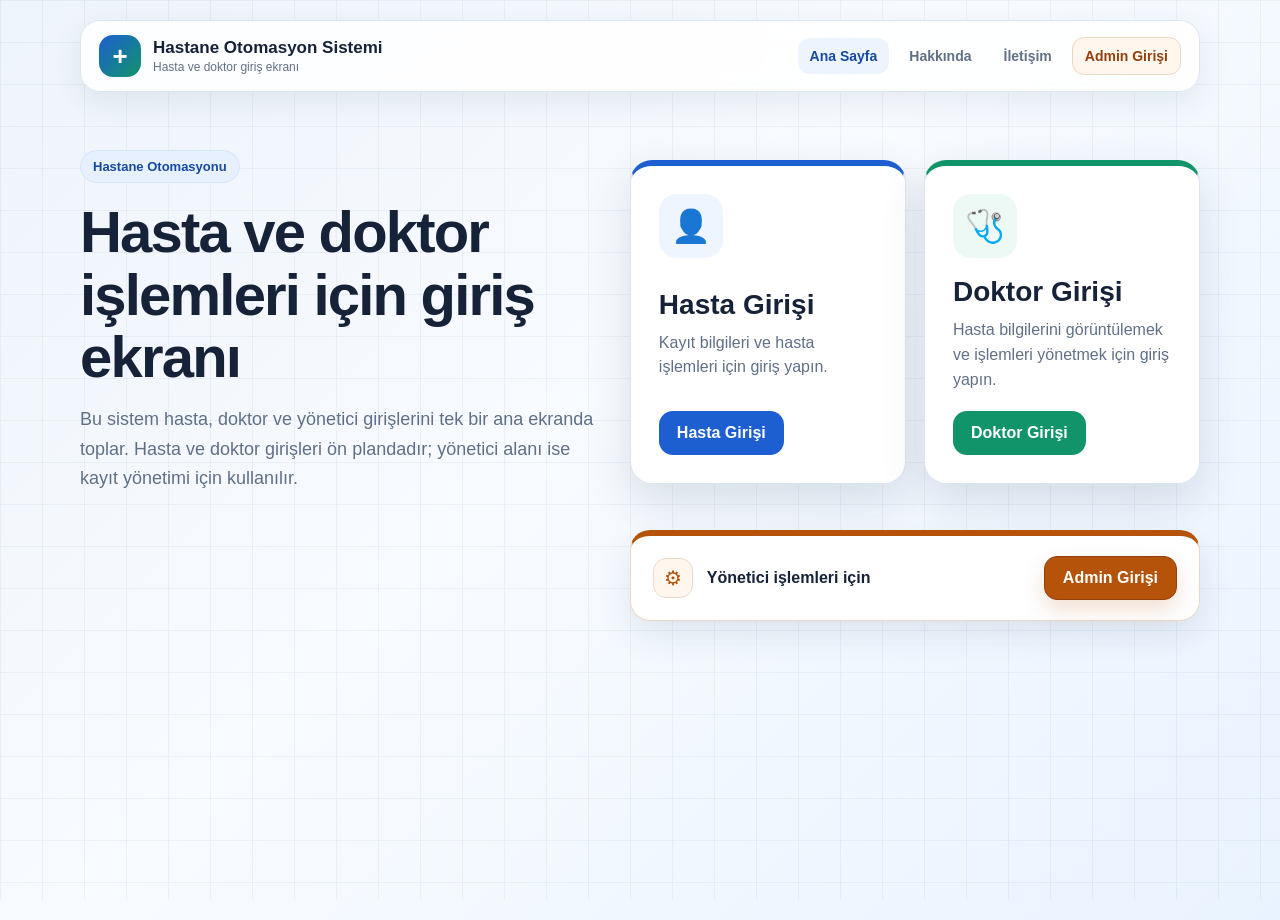
<file: index.html>
<!DOCTYPE html>
<html lang="tr">
<head>
  <meta charset="UTF-8" />
  <meta name="viewport" content="width=device-width, initial-scale=1.0" />
  <title>Hastane Otomasyon Sistemi</title>
  <link rel="icon" type="image/png" href="hospital-icon.png">
  <link rel="stylesheet" href="assets/css/public.css">
</head>
<body>
  <div class="bg-grid"></div>

  <nav class="nav">
    <a class="brand" href="index.html">
      <span class="brand-mark">+</span>
      <span>
        <strong>Hastane Otomasyon Sistemi</strong>
        <span>Hasta ve doktor giriş ekranı</span>
      </span>
    </a>

    <div class="nav-links">
      <a class="active" href="index.html">Ana Sayfa</a>
      <a href="hakkinda.html">Hakkında</a>
      <a href="iletisim.html">İletişim</a>
      <a class="admin-link" href="admin.html">Admin Girişi</a>
    </div>
  </nav>

  <main>
    <section class="hero">
      <div class="hero-text">
        <span class="eyebrow">Hastane Otomasyonu</span>
        <h1>Hasta ve doktor işlemleri için giriş ekranı</h1>
        <p>
          Bu sistem hasta, doktor ve yönetici girişlerini tek bir ana ekranda toplar.
          Hasta ve doktor girişleri ön plandadır; yönetici alanı ise kayıt yönetimi için kullanılır.
        </p>
      </div>

      <div class="login-cards" aria-label="Giriş seçenekleri">
        <a class="login-card patient-card" href="hasta.html">
          <div class="card-icon">👤</div>
          <div>
            <h2>Hasta Girişi</h2>
            <p>Kayıt bilgileri ve hasta işlemleri için giriş yapın.</p>
          </div>
          <span class="card-button">Hasta Girişi</span>
        </a>

        <a class="login-card doctor-card" href="doktor.html">
          <div class="card-icon">🩺</div>
          <div>
            <h2>Doktor Girişi</h2>
            <p>Hasta bilgilerini görüntülemek ve işlemleri yönetmek için giriş yapın.</p>
          </div>
          <span class="card-button">Doktor Girişi</span>
        </a>
      </div>

      <div class="admin-box">
        <span>Yönetici işlemleri için</span>
        <a href="admin.html">Admin Girişi</a>
      </div>
    </section>
  </main>
</body>
</html>
</file>
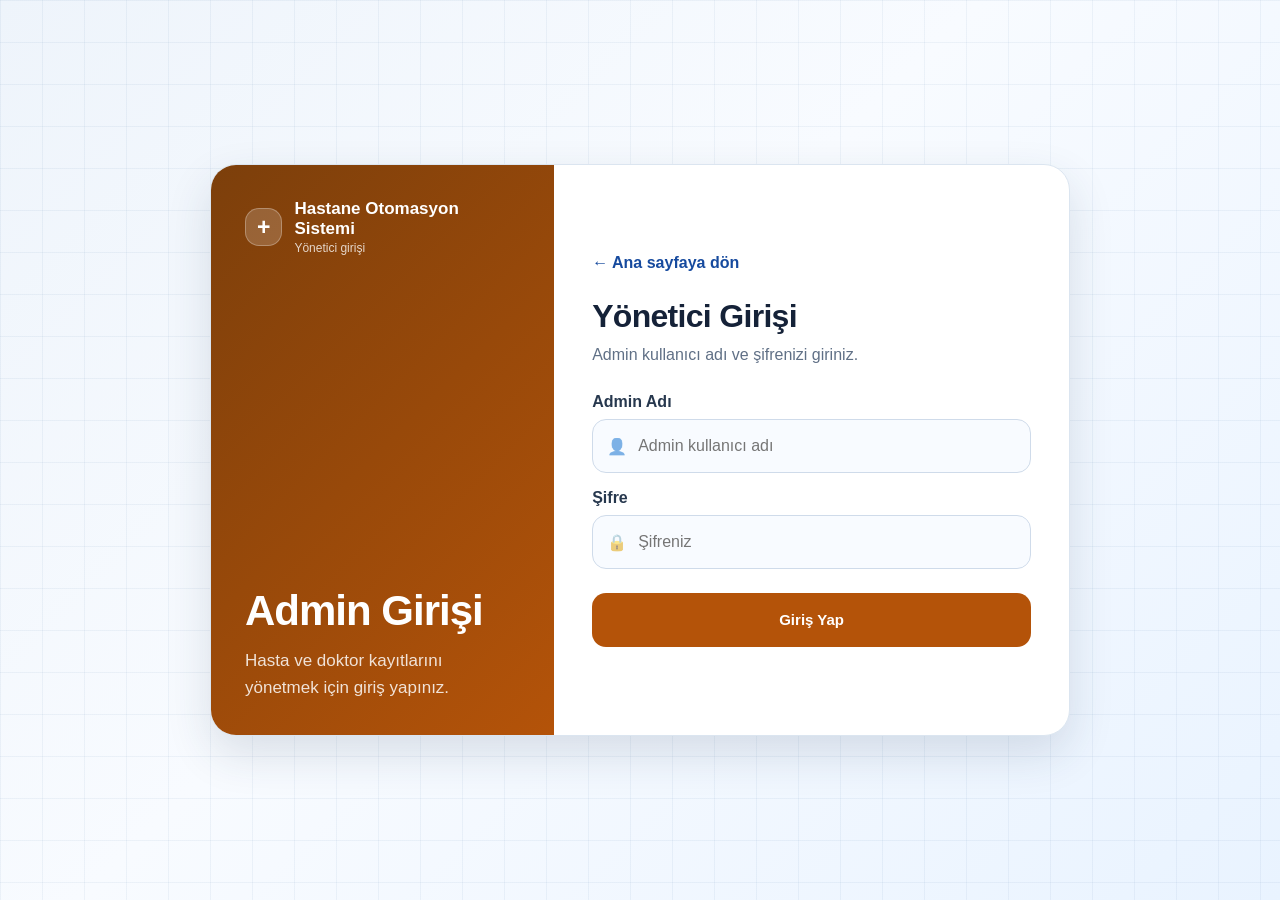
<file: admin.html>
<!DOCTYPE html>
<html lang="tr">
<head>
  <meta charset="UTF-8">
  <meta name="viewport" content="width=device-width, initial-scale=1.0">
  <title>Admin Girişi</title>
  <link rel="icon" type="image/png" href="hospital-icon.png">
  <link rel="stylesheet" href="assets/css/public.css?v=20260508-uyari">
</head>
<body>
  <div class="bg-grid"></div>
  <main class="auth-page admin-auth-page">
    <section class="auth-shell admin-auth-shell">
      <aside class="auth-info admin-side">
        <a class="brand" href="index.html"><span class="brand-mark small-mark">+</span><span><strong>Hastane Otomasyon Sistemi</strong><span>Yönetici girişi</span></span></a>
        <div>
          <h1>Admin Girişi</h1>
          <p>Hasta ve doktor kayıtlarını yönetmek için giriş yapınız.</p>
        </div>
      </aside>

      <div class="auth-card">
        <a class="back" href="index.html">← Ana sayfaya dön</a>
        <h2 class="form-title">Yönetici Girişi</h2>
        <p class="form-sub">Admin kullanıcı adı ve şifrenizi giriniz.</p>
        <form method="POST" action="admin_giris.php" id="adminLoginForm" novalidate autocomplete="off">
          <div class="input-group">
            <label>Admin Adı</label>
            <div class="input-wrap"><span>👤</span><input type="text" name="admin_ad" placeholder="Admin kullanıcı adı" required></div>
          </div>
          <div class="input-group">
            <label>Şifre</label>
            <div class="input-wrap"><span>🔒</span><input type="password" name="sifre" placeholder="Şifreniz" required></div>
          </div>
          <button class="btn btn-secondary submit" type="submit">Giriş Yap</button>
        </form>
      </div>
    </section>
  </main>

  <div class="site-toast" id="siteToast" role="alert" aria-live="polite"></div>

  <script>
    const siteToast = document.getElementById('siteToast');
    const adminLoginForm = document.getElementById('adminLoginForm');

    function showSiteToast(message, type = 'error') {
      if (!siteToast) return;

      siteToast.textContent = message;
      siteToast.className = 'site-toast show ' + type;

      setTimeout(() => {
        siteToast.className = 'site-toast';
      }, 3500);
    }

    const params = new URLSearchParams(window.location.search);
    const durum = params.get('durum');

    if (durum === 'bos_alan') {
      showSiteToast('Admin adı ve şifre boş bırakılamaz.', 'error');
    } else if (durum === 'kullanici_hata') {
      showSiteToast('Admin kullanıcı adı hatalı.', 'error');
    } else if (durum === 'sifre_hata') {
      showSiteToast('Şifre hatalı. Lütfen tekrar deneyiniz.', 'error');
    } else if (durum === 'oturum_gecersiz') {
      showSiteToast('Oturum süreniz doldu. Lütfen tekrar giriş yapınız.', 'error');
    } else if (durum === 'sifre_degisti') {
      showSiteToast('Şifre değiştiği için tekrar giriş yapmanız gerekiyor.', 'error');
    }

    if (durum) {
      window.history.replaceState({}, document.title, window.location.pathname);
    }

    if (adminLoginForm) {
      adminLoginForm.addEventListener('submit', (event) => {
        const adminAd = adminLoginForm.querySelector('input[name="admin_ad"]');
        const sifre = adminLoginForm.querySelector('input[name="sifre"]');

        if (!adminAd.value.trim() || !sifre.value.trim()) {
          event.preventDefault();
          showSiteToast('Admin adı ve şifre alanlarını doldurunuz.', 'error');
        }
      });
    }
  </script>
</body>
</html>
</file>
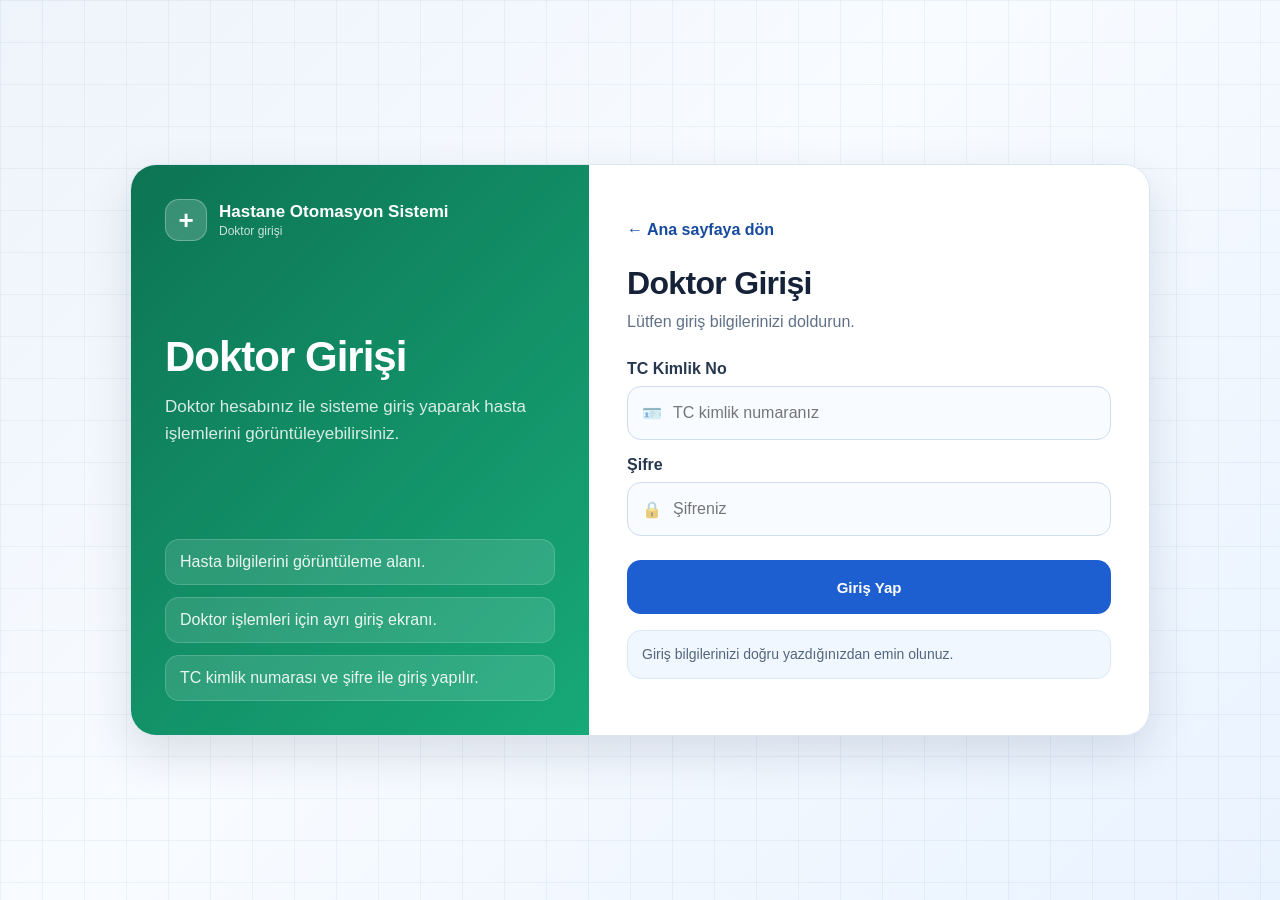
<file: doktor.html>
<!DOCTYPE html>
<html lang="tr">
<head>
  <meta charset="UTF-8">
  <meta name="viewport" content="width=device-width, initial-scale=1.0">
  <title>Doktor Girişi</title>
  <link rel="icon" type="image/png" href="hospital-icon.png">
  <link rel="stylesheet" href="assets/css/public.css">
</head>
<body>
  <div class="bg-grid"></div>
  <main class="auth-page">
    <section class="auth-shell">
      <aside class="auth-info doctor-side">
        <a class="brand" href="index.html"><span class="brand-mark">+</span><span><strong>Hastane Otomasyon Sistemi</strong><span>Doktor girişi</span></span></a>
        <div>
          <h1>Doktor Girişi</h1>
          <p>Doktor hesabınız ile sisteme giriş yaparak hasta işlemlerini görüntüleyebilirsiniz.</p>
        </div>
        <ul class="auth-list">
          <li>Hasta bilgilerini görüntüleme alanı.</li>
          <li>Doktor işlemleri için ayrı giriş ekranı.</li>
          <li>TC kimlik numarası ve şifre ile giriş yapılır.</li>
        </ul>
      </aside>

      <div class="auth-card">
        <a class="back" href="index.html">← Ana sayfaya dön</a>
        <h2 class="form-title">Doktor Girişi</h2>
        <p class="form-sub">Lütfen giriş bilgilerinizi doldurun.</p>
        <form method="POST" action="doktor_giris.php" class="auth-login-form" data-user-type="Doktor" novalidate autocomplete="off">
          <div class="input-group">
            <label>TC Kimlik No</label>
            <div class="input-wrap"><span>🪪</span><input type="text" name="tc_no" maxlength="11" placeholder="TC kimlik numaranız" required></div>
          </div>
          <div class="input-group">
            <label>Şifre</label>
            <div class="input-wrap"><span>🔒</span><input type="password" name="sifre" placeholder="Şifreniz" required></div>
          </div>
          <button class="btn btn-primary submit" type="submit">Giriş Yap</button>
        </form>
        <div class="security-note">Giriş bilgilerinizi doğru yazdığınızdan emin olunuz.</div>
      </div>
    </section>
  </main>
  <div class="site-toast" id="siteToast" role="alert" aria-live="polite"></div>
  <script src="assets/js/auth_pages.js?v=20260511-db-final"></script>
</body>
</html>
</file>
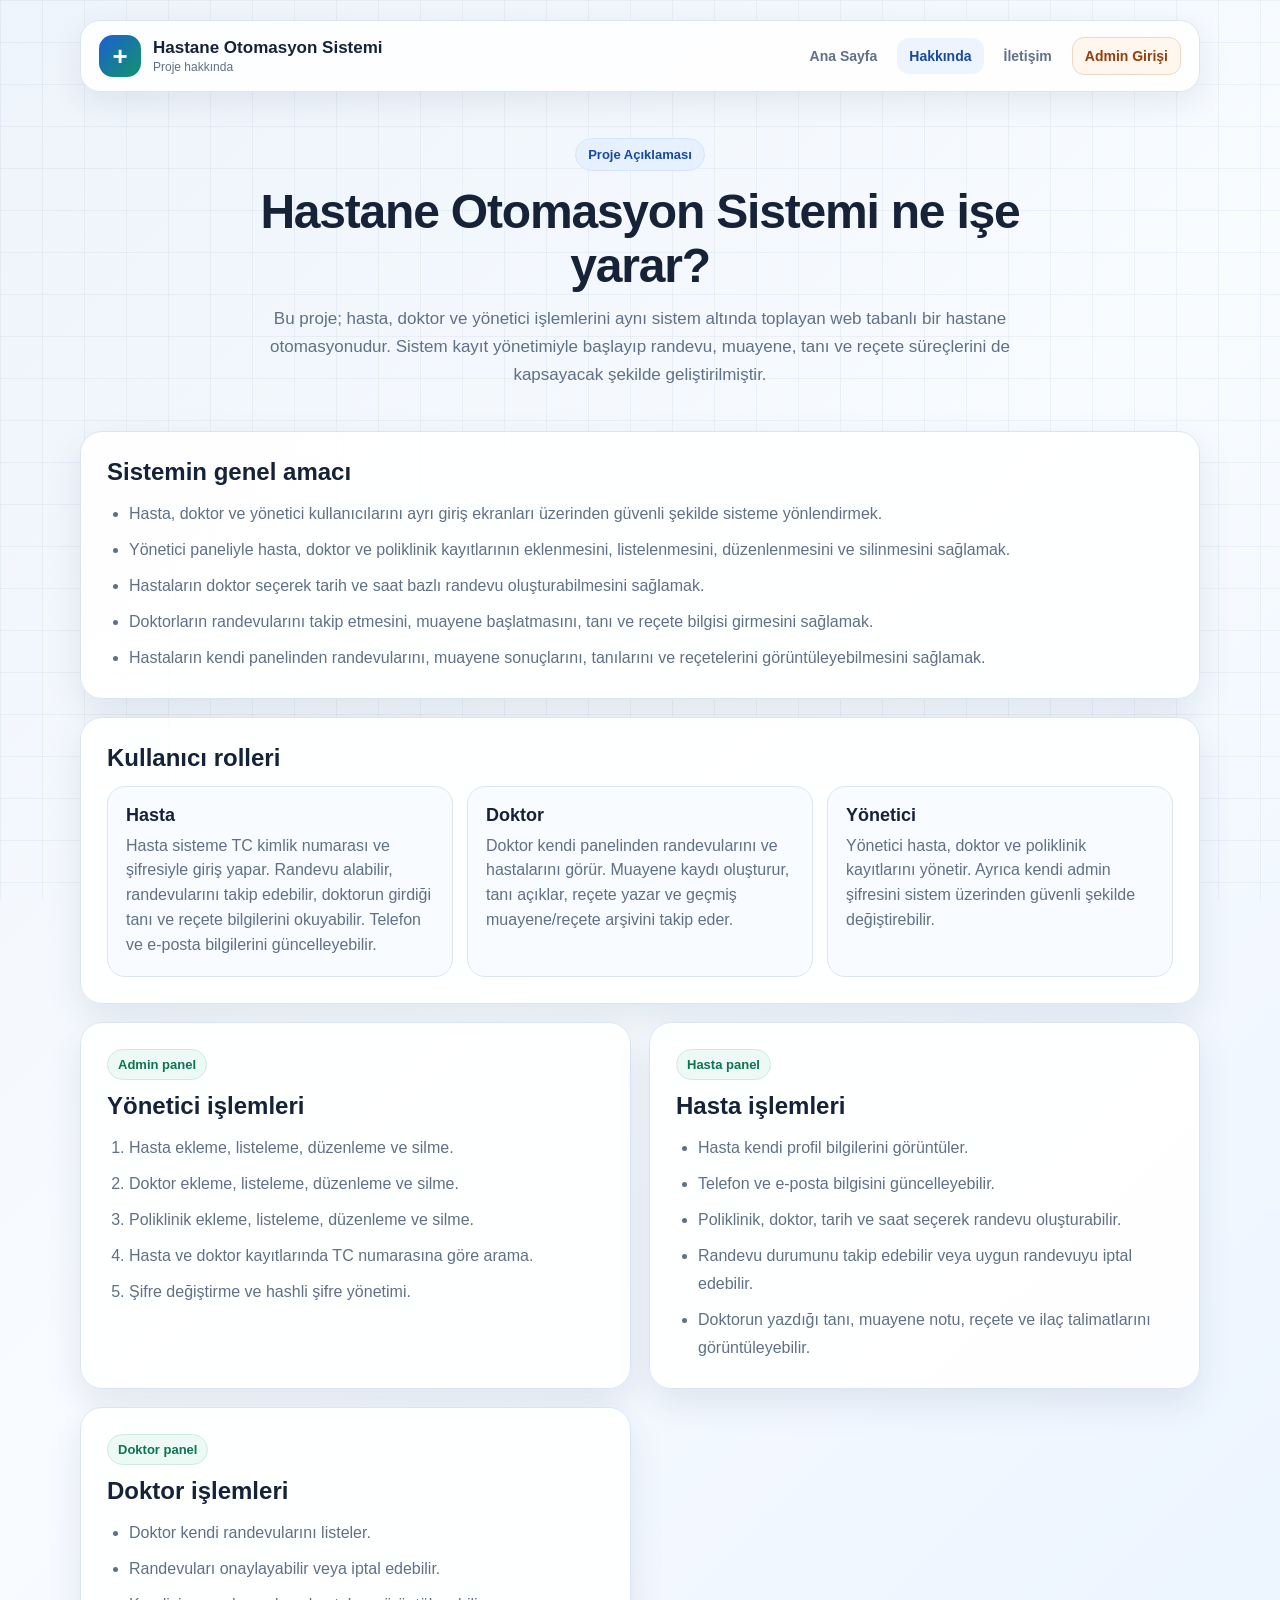
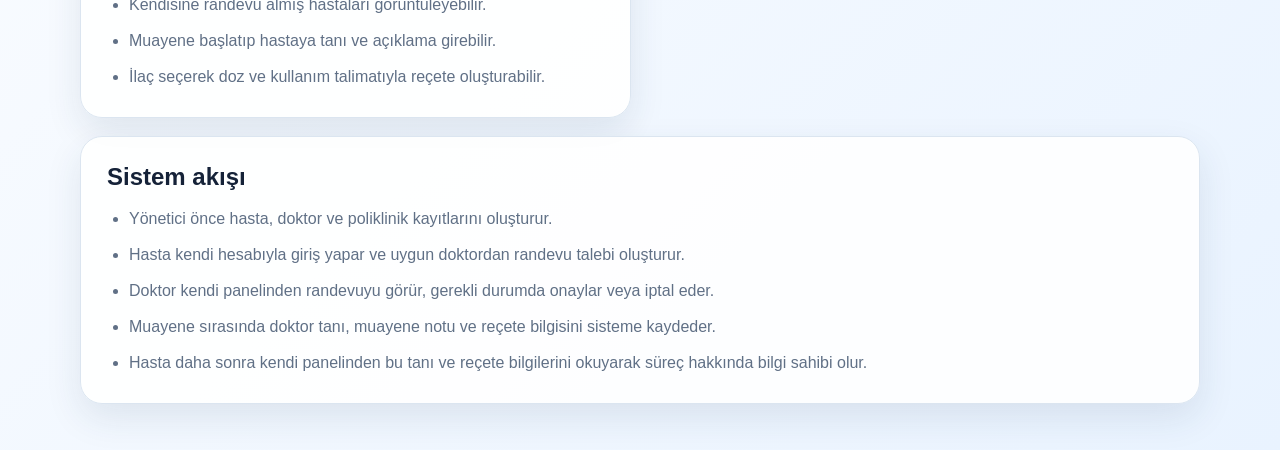
<file: hakkinda.html>
<!DOCTYPE html>
<html lang="tr">
<head>
  <meta charset="UTF-8" />
  <meta name="viewport" content="width=device-width, initial-scale=1.0" />
  <title>Hakkında | Hastane Otomasyon Sistemi</title>
  <link rel="icon" type="image/png" href="hospital-icon.png">
  <link rel="stylesheet" href="assets/css/public.css">
</head>
<body>
  <div class="bg-grid"></div>

  <nav class="nav">
    <a class="brand" href="index.html">
      <span class="brand-mark">+</span>
      <span><strong>Hastane Otomasyon Sistemi</strong><span>Proje hakkında</span></span>
    </a>
    <div class="nav-links">
      <a href="index.html">Ana Sayfa</a>
      <a class="active" href="hakkinda.html">Hakkında</a>
      <a href="iletisim.html">İletişim</a>
      <a class="admin-link" href="admin.html">Admin Girişi</a>
    </div>
  </nav>

  <main>
    <section class="page-hero">
      <span class="eyebrow">Proje Açıklaması</span>
      <h1>Hastane Otomasyon Sistemi ne işe yarar?</h1>
      <p>
        Bu proje; hasta, doktor ve yönetici işlemlerini aynı sistem altında toplayan web tabanlı bir hastane otomasyonudur.
        Sistem kayıt yönetimiyle başlayıp randevu, muayene, tanı ve reçete süreçlerini de kapsayacak şekilde geliştirilmiştir.
      </p>
    </section>

    <section class="about-layout">
      <article class="about-card wide">
        <h2>Sistemin genel amacı</h2>
        <ul>
          <li>Hasta, doktor ve yönetici kullanıcılarını ayrı giriş ekranları üzerinden güvenli şekilde sisteme yönlendirmek.</li>
          <li>Yönetici paneliyle hasta, doktor ve poliklinik kayıtlarının eklenmesini, listelenmesini, düzenlenmesini ve silinmesini sağlamak.</li>
          <li>Hastaların doktor seçerek tarih ve saat bazlı randevu oluşturabilmesini sağlamak.</li>
          <li>Doktorların randevularını takip etmesini, muayene başlatmasını, tanı ve reçete bilgisi girmesini sağlamak.</li>
          <li>Hastaların kendi panelinden randevularını, muayene sonuçlarını, tanılarını ve reçetelerini görüntüleyebilmesini sağlamak.</li>
        </ul>
      </article>

      <article class="about-card wide">
        <h2>Kullanıcı rolleri</h2>
        <div class="role-list">
          <div class="role-item">
            <strong>Hasta</strong>
            <p>Hasta sisteme TC kimlik numarası ve şifresiyle giriş yapar. Randevu alabilir, randevularını takip edebilir, doktorun girdiği tanı ve reçete bilgilerini okuyabilir. Telefon ve e-posta bilgilerini güncelleyebilir.</p>
          </div>
          <div class="role-item">
            <strong>Doktor</strong>
            <p>Doktor kendi panelinden randevularını ve hastalarını görür. Muayene kaydı oluşturur, tanı açıklar, reçete yazar ve geçmiş muayene/reçete arşivini takip eder.</p>
          </div>
          <div class="role-item">
            <strong>Yönetici</strong>
            <p>Yönetici hasta, doktor ve poliklinik kayıtlarını yönetir. Ayrıca kendi admin şifresini sistem üzerinden güvenli şekilde değiştirebilir.</p>
          </div>
        </div>
      </article>

      <article class="about-card">
        <span class="phase-label">Admin panel</span>
        <h2>Yönetici işlemleri</h2>
        <ol>
          <li>Hasta ekleme, listeleme, düzenleme ve silme.</li>
          <li>Doktor ekleme, listeleme, düzenleme ve silme.</li>
          <li>Poliklinik ekleme, listeleme, düzenleme ve silme.</li>
          <li>Hasta ve doktor kayıtlarında TC numarasına göre arama.</li>
          <li>Şifre değiştirme ve hashli şifre yönetimi.</li>
        </ol>
      </article>

      <article class="about-card">
        <span class="phase-label">Hasta panel</span>
        <h2>Hasta işlemleri</h2>
        <ul>
          <li>Hasta kendi profil bilgilerini görüntüler.</li>
          <li>Telefon ve e-posta bilgisini güncelleyebilir.</li>
          <li>Poliklinik, doktor, tarih ve saat seçerek randevu oluşturabilir.</li>
          <li>Randevu durumunu takip edebilir veya uygun randevuyu iptal edebilir.</li>
          <li>Doktorun yazdığı tanı, muayene notu, reçete ve ilaç talimatlarını görüntüleyebilir.</li>
        </ul>
      </article>

      <article class="about-card">
        <span class="phase-label">Doktor panel</span>
        <h2>Doktor işlemleri</h2>
        <ul>
          <li>Doktor kendi randevularını listeler.</li>
          <li>Randevuları onaylayabilir veya iptal edebilir.</li>
          <li>Kendisine randevu almış hastaları görüntüleyebilir.</li>
          <li>Muayene başlatıp hastaya tanı ve açıklama girebilir.</li>
          <li>İlaç seçerek doz ve kullanım talimatıyla reçete oluşturabilir.</li>
        </ul>
      </article>

      <article class="about-card wide">
        <h2>Sistem akışı</h2>
        <ul>
          <li>Yönetici önce hasta, doktor ve poliklinik kayıtlarını oluşturur.</li>
          <li>Hasta kendi hesabıyla giriş yapar ve uygun doktordan randevu talebi oluşturur.</li>
          <li>Doktor kendi panelinden randevuyu görür, gerekli durumda onaylar veya iptal eder.</li>
          <li>Muayene sırasında doktor tanı, muayene notu ve reçete bilgisini sisteme kaydeder.</li>
          <li>Hasta daha sonra kendi panelinden bu tanı ve reçete bilgilerini okuyarak süreç hakkında bilgi sahibi olur.</li>
        </ul>
      </article>
    </section>
  </main>
</body>
</html>
</file>
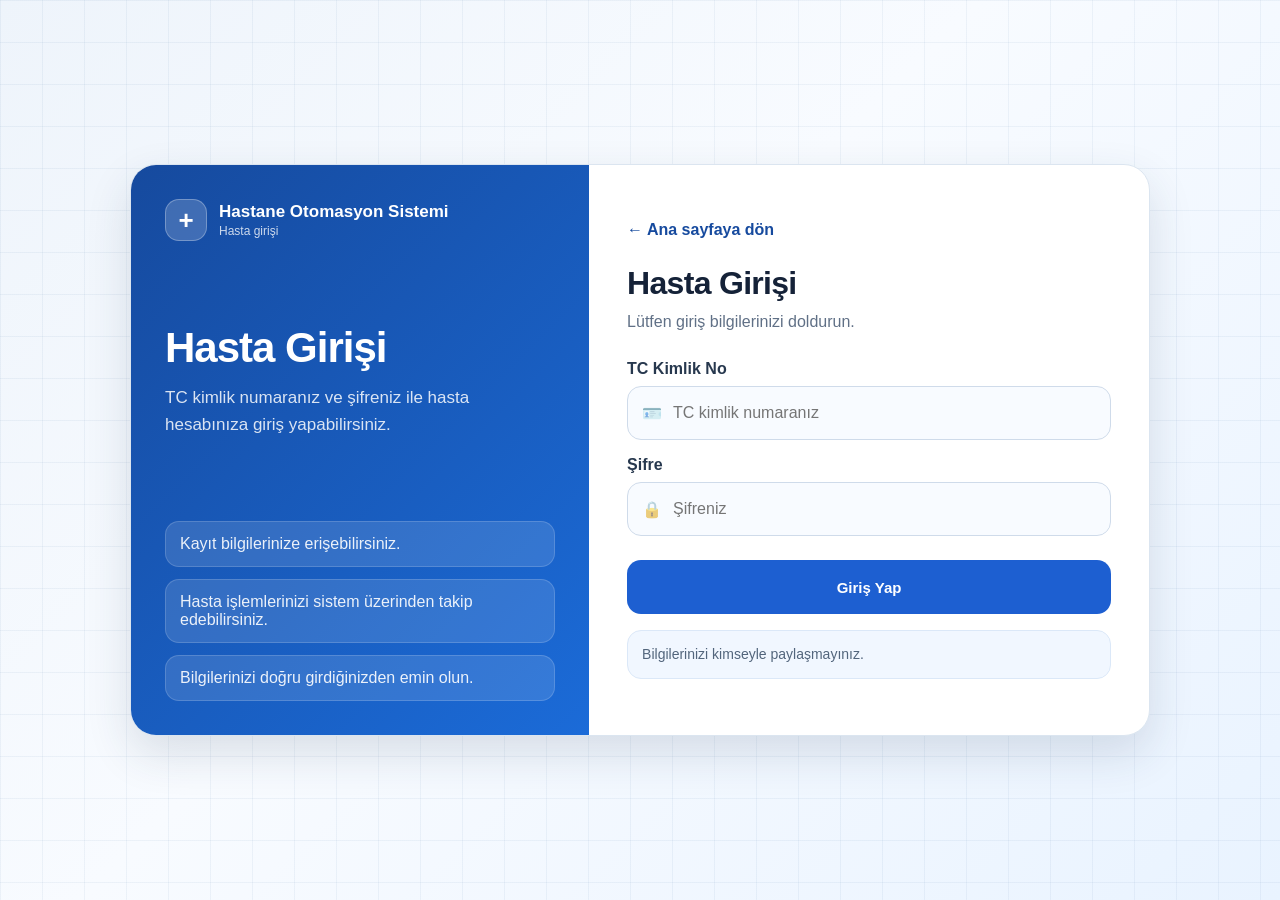
<file: hasta.html>
<!DOCTYPE html>
<html lang="tr">
<head>
  <meta charset="UTF-8">
  <meta name="viewport" content="width=device-width, initial-scale=1.0">
  <title>Hasta Girişi</title>
  <link rel="icon" type="image/png" href="hospital-icon.png">
  <link rel="stylesheet" href="assets/css/public.css">
</head>
<body>
  <div class="bg-grid"></div>
  <main class="auth-page">
    <section class="auth-shell">
      <aside class="auth-info patient-side">
        <a class="brand" href="index.html"><span class="brand-mark">+</span><span><strong>Hastane Otomasyon Sistemi</strong><span>Hasta girişi</span></span></a>
        <div>
          <h1>Hasta Girişi</h1>
          <p>TC kimlik numaranız ve şifreniz ile hasta hesabınıza giriş yapabilirsiniz.</p>
        </div>
        <ul class="auth-list">
          <li>Kayıt bilgilerinize erişebilirsiniz.</li>
          <li>Hasta işlemlerinizi sistem üzerinden takip edebilirsiniz.</li>
          <li>Bilgilerinizi doğru girdiğinizden emin olun.</li>
        </ul>
      </aside>

      <div class="auth-card">
        <a class="back" href="index.html">← Ana sayfaya dön</a>
        <h2 class="form-title">Hasta Girişi</h2>
        <p class="form-sub">Lütfen giriş bilgilerinizi doldurun.</p>
        <form method="POST" action="hasta_giris.php" class="auth-login-form" data-user-type="Hasta" novalidate autocomplete="off">
          <div class="input-group">
            <label>TC Kimlik No</label>
            <div class="input-wrap"><span>🪪</span><input type="text" name="tc_no" maxlength="11" placeholder="TC kimlik numaranız" required></div>
          </div>
          <div class="input-group">
            <label>Şifre</label>
            <div class="input-wrap"><span>🔒</span><input type="password" name="sifre" placeholder="Şifreniz" required></div>
          </div>
          <button class="btn btn-primary submit" type="submit">Giriş Yap</button>
        </form>
        <div class="security-note">Bilgilerinizi kimseyle paylaşmayınız.</div>
      </div>
    </section>
  </main>
  <div class="site-toast" id="siteToast" role="alert" aria-live="polite"></div>
  <script src="assets/js/auth_pages.js?v=20260511-db-final"></script>
</body>
</html>
</file>
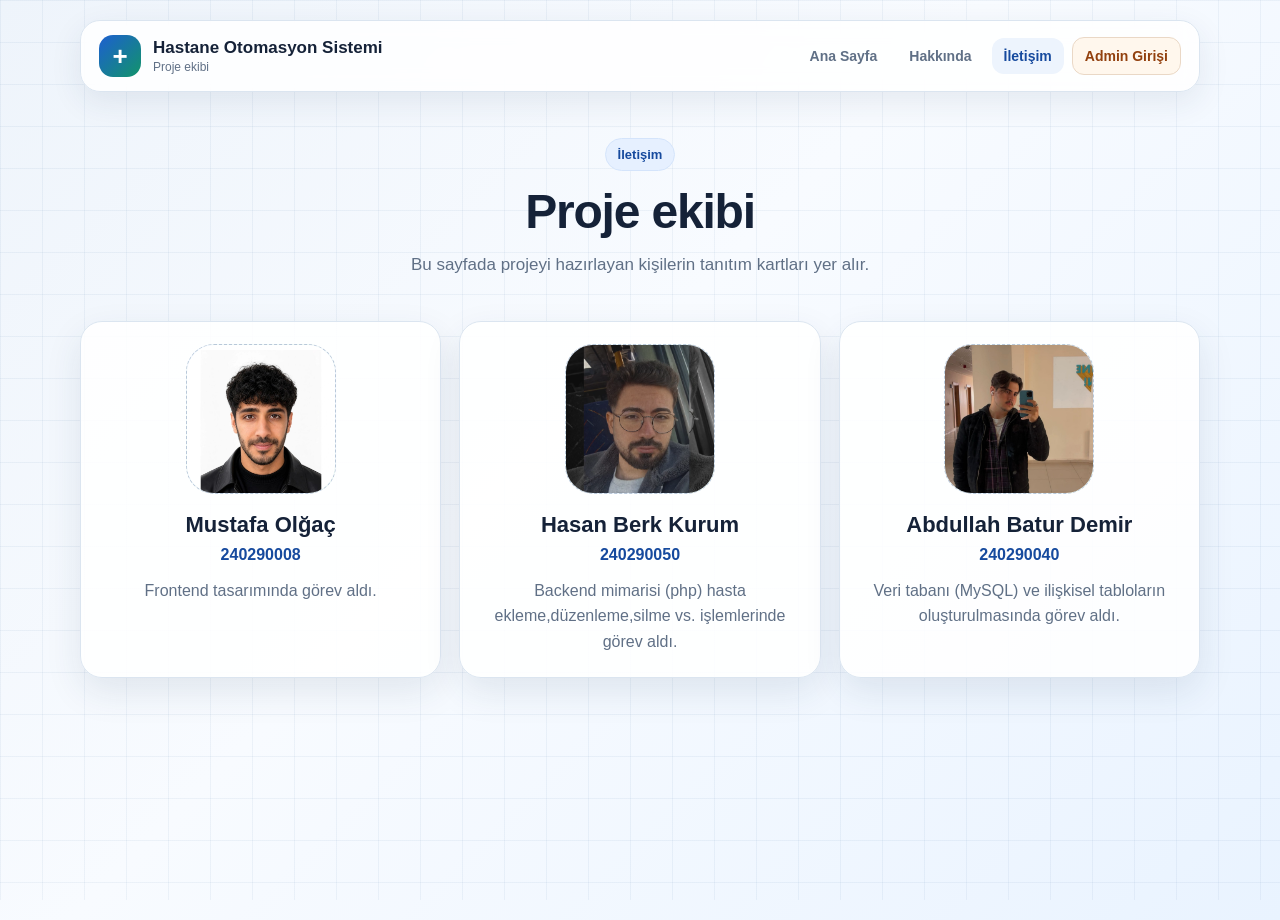
<file: iletisim.html>
<!DOCTYPE html>
<html lang="tr">
<head>
  <meta charset="UTF-8" />
  <meta name="viewport" content="width=device-width, initial-scale=1.0" />
  <title>İletişim | Hastane Otomasyon Sistemi</title>
  <link rel="icon" type="image/png" href="hospital-icon.png">
  <link rel="stylesheet" href="assets/css/public.css">
</head>
<body>
  <div class="bg-grid"></div>

  <nav class="nav">
    <a class="brand" href="index.html">
      <span class="brand-mark">+</span>
      <span>
        <strong>Hastane Otomasyon Sistemi</strong>
        <span>Proje ekibi</span>
      </span>
    </a>

    <div class="nav-links">
      <a href="index.html">Ana Sayfa</a>
      <a href="hakkinda.html">Hakkında</a>
      <a class="active" href="iletisim.html">İletişim</a>
      <a class="admin-link" href="admin.html">Admin Girişi</a>
    </div>
  </nav>

  <main>
    <section class="page-hero">
      <span class="eyebrow">İletişim</span>
      <h1>Proje ekibi</h1>
      <p>
        Bu sayfada projeyi hazırlayan kişilerin tanıtım kartları yer alır.
        
      </p>
    </section>

    <section class="team-section">
      <div class="team-grid">
        <article class="person-card">
          <div class="person-photo">
          <img src="assets/img/mustafa.jpeg" alt="Mustafa Olğaç">
          </div>
          <h2>Mustafa Olğaç</h2>
          <p class="role">240290008</p>
          <p class="bio">
            Frontend tasarımında görev aldı.
          </p>
        </article>

        <article class="person-card">
          <div class="person-photo">
            <img src="assets/img/berk.png" alt="Hasan Berk Kurum">
          </div>
          <h2>Hasan Berk Kurum</h2>
          <p class="role">240290050</p>
          <p class="bio">
            Backend mimarisi (php) hasta ekleme,düzenleme,silme vs. işlemlerinde görev aldı.
          </p>
        </article>

        <article class="person-card">
          <div class="person-photo">
            <img src="assets/img/batur.jpg" alt="Batur Demir">
          </div>
          <h2>Abdullah Batur Demir</h2>
          <p class="role">240290040</p>
          <p class="bio">
            Veri tabanı (MySQL) ve ilişkisel tabloların oluşturulmasında görev aldı.
          </p>
        </article>
      </div>
    </section>
  </main>
</body>
</html>
</file>
<file: assets/css/public.css>
/*
  Hastane Otomasyon Sistemi - Genel Arayüz Stilleri
  Ana sayfa, giriş ekranları, hakkında ve iletişim sayfaları için kullanılır.
*/

:root {
  --bg: #eef4fb;
  --bg-soft: #f8fbff;
  --white: #ffffff;
  --text: #152238;
  --muted: #607086;
  --line: #dbe5f0;

  --blue: #1d5fd1;
  --blue-dark: #164a9e;
  --blue-soft: #eef5ff;

  --green: #12946a;
  --green-dark: #0d7453;
  --green-soft: #edf9f5;

  --admin: #b45309;
  --admin-dark: #92400e;
  --admin-soft: #fff7ed;

  --navy: #20344f;
  --shadow: 0 18px 45px rgba(33, 55, 85, 0.14);
  --radius: 22px;
}

* {
  box-sizing: border-box;
}

html {
  scroll-behavior: smooth;
}

body {
  margin: 0;
  min-height: 100vh;
  font-family: Arial, Helvetica, sans-serif;
  color: var(--text);
  background: linear-gradient(135deg, #eef4fb 0%, #f8fbff 45%, #e9f3ff 100%);
  overflow-x: hidden;
}

a {
  color: inherit;
}

.bg-grid {
  position: fixed;
  inset: 0;
  z-index: -1;
  background:
    linear-gradient(rgba(31, 82, 137, 0.055) 1px, transparent 1px),
    linear-gradient(90deg, rgba(31, 82, 137, 0.055) 1px, transparent 1px);
  background-size: 42px 42px;
}

.container,
main {
  width: min(1120px, calc(100% - 32px));
  margin: 0 auto;
}

/* Üst menü */
.nav {
  width: min(1120px, calc(100% - 32px));
  margin: 20px auto 0;
  padding: 14px 18px;
  display: flex;
  align-items: center;
  justify-content: space-between;
  gap: 16px;
  border: 1px solid var(--line);
  border-radius: 20px;
  background: rgba(255, 255, 255, 0.86);
  box-shadow: 0 10px 32px rgba(33, 55, 85, 0.09);
  backdrop-filter: blur(10px);
}

.brand {
  display: flex;
  align-items: center;
  gap: 12px;
  text-decoration: none;
}

.brand-mark {
  width: 42px;
  height: 42px;
  border-radius: 14px;
  display: grid;
  place-items: center;
  background: linear-gradient(135deg, var(--blue), var(--green));
  color: #fff;
  font-size: 26px;
  font-weight: 800;
}

.small-mark {
  width: 38px;
  height: 38px;
  font-size: 23px;
}

.brand strong {
  display: block;
  font-size: 17px;
  color: var(--text);
}

.brand span span {
  display: block;
  margin-top: 2px;
  font-size: 12px;
  color: var(--muted);
}

.nav-links {
  display: flex;
  align-items: center;
  gap: 8px;
  flex-wrap: wrap;
}

.nav-links a {
  text-decoration: none;
  color: var(--muted);
  font-weight: 700;
  font-size: 14px;
  padding: 10px 12px;
  border-radius: 12px;
  transition: 0.18s ease;
}

.nav-links a:hover,
.nav-links a.active {
  background: #edf4fd;
  color: var(--blue-dark);
}

.nav-links .admin-link {
  border: 1px solid #ead8c6;
  background: var(--admin-soft);
  color: var(--admin-dark);
}

/* Ana sayfa */
.hero {
  padding: 58px 0 46px;
  display: grid;
  grid-template-columns: 0.95fr 1.05fr;
  gap: 34px;
  align-items: center;
}

.eyebrow {
  display: inline-block;
  padding: 8px 12px;
  border-radius: 999px;
  background: #e6f0ff;
  color: var(--blue-dark);
  font-weight: 800;
  font-size: 13px;
  border: 1px solid #d4e4fb;
}

.hero h1 {
  margin: 18px 0 16px;
  font-size: clamp(34px, 5vw, 58px);
  line-height: 1.08;
  letter-spacing: -1.8px;
}

.hero p {
  margin: 0;
  max-width: 560px;
  color: var(--muted);
  font-size: 18px;
  line-height: 1.65;
}

.login-cards {
  display: grid;
  grid-template-columns: 1fr 1fr;
  gap: 18px;
}

.login-card {
  min-height: 320px;
  display: flex;
  flex-direction: column;
  justify-content: space-between;
  gap: 18px;
  padding: 28px;
  border-radius: var(--radius);
  background: var(--white);
  border: 1px solid var(--line);
  box-shadow: var(--shadow);
  text-decoration: none;
  transition: 0.2s ease;
}

.login-card:hover {
  transform: translateY(-6px);
  box-shadow: 0 24px 55px rgba(33, 55, 85, 0.18);
}

.patient-card {
  border-top: 6px solid var(--blue);
}

.doctor-card {
  border-top: 6px solid var(--green);
}

.card-icon {
  width: 64px;
  height: 64px;
  display: grid;
  place-items: center;
  border-radius: 18px;
  font-size: 32px;
  background: var(--blue-soft);
}

.doctor-card .card-icon {
  background: var(--green-soft);
}

.login-card h2 {
  margin: 0 0 10px;
  font-size: 28px;
  color: var(--text);
}

.login-card p {
  font-size: 16px;
  line-height: 1.55;
  margin: 0;
  color: var(--muted);
}

.card-button {
  align-self: flex-start;
  padding: 13px 18px;
  border-radius: 14px;
  color: #fff;
  font-weight: 800;
  background: var(--blue);
}

.doctor-card .card-button {
  background: var(--green);
}

.admin-box {
  grid-column: 2;
  position: relative;
  display: flex;
  justify-content: space-between;
  align-items: center;
  gap: 16px;
  margin-top: 2px;
  padding: 20px 22px 20px 76px;
  border: 1px solid #ead8c6;
  border-top: 6px solid var(--admin);
  border-radius: 20px;
  background: var(--white);
  color: var(--text);
  box-shadow: 0 14px 34px rgba(33, 55, 85, 0.10);
}

.admin-box::before {
  content: "⚙";
  position: absolute;
  left: 22px;
  width: 38px;
  height: 38px;
  border-radius: 13px;
  display: grid;
  place-items: center;
  background: var(--admin-soft);
  border: 1px solid #ead8c6;
  color: var(--admin);
  font-size: 20px;
}

.admin-box span {
  font-weight: 800;
  color: var(--text);
}

.admin-box a {
  text-decoration: none;
  font-weight: 900;
  color: #fff;
  background: var(--admin);
  border: 1px solid var(--admin-dark);
  padding: 12px 18px;
  border-radius: 13px;
  box-shadow: 0 10px 22px rgba(180, 83, 9, 0.18);
  transition: 0.18s ease;
}

.admin-box a:hover {
  transform: translateY(-2px);
  background: var(--admin-dark);
}

/* Ortak sayfa başlığı */
.page-hero {
  padding: 46px 0 24px;
  text-align: center;
}

.page-hero h1 {
  margin: 14px auto 12px;
  max-width: 780px;
  font-size: clamp(32px, 4vw, 48px);
  line-height: 1.12;
  letter-spacing: -1.2px;
}

.page-hero p {
  margin: 0 auto;
  max-width: 760px;
  color: var(--muted);
  font-size: 17px;
  line-height: 1.65;
}

/* Hakkında sayfası */
.about-layout {
  display: grid;
  grid-template-columns: 1fr 1fr;
  gap: 18px;
  padding: 18px 0 46px;
}

.about-card,
.person-card,
.note-card {
  border: 1px solid var(--line);
  border-radius: var(--radius);
  background: rgba(255, 255, 255, 0.88);
  box-shadow: 0 14px 36px rgba(33, 55, 85, 0.10);
}

.about-card {
  padding: 26px;
}

.about-card.wide {
  grid-column: 1 / -1;
}

.about-card h2 {
  margin: 0 0 14px;
  font-size: 24px;
}

.about-card ul,
.about-card ol {
  margin: 0;
  padding-left: 22px;
  color: var(--muted);
  line-height: 1.75;
}

.about-card li + li {
  margin-top: 8px;
}

.role-list {
  display: grid;
  grid-template-columns: repeat(3, 1fr);
  gap: 14px;
  margin-top: 14px;
}

.role-item {
  padding: 18px;
  border-radius: 18px;
  background: #f8fbff;
  border: 1px solid var(--line);
}

.role-item strong {
  display: block;
  margin-bottom: 8px;
  font-size: 18px;
}

.role-item p {
  margin: 0;
  color: var(--muted);
  line-height: 1.55;
}

.phase-label {
  display: inline-block;
  margin-bottom: 12px;
  padding: 7px 10px;
  border-radius: 999px;
  background: var(--green-soft);
  color: var(--green-dark);
  border: 1px solid #cdebdc;
  font-size: 13px;
  font-weight: 900;
}

/* İletişim sayfası */
.team-section {
  padding: 18px 0 46px;
}

.team-grid {
  display: grid;
  grid-template-columns: repeat(3, minmax(0, 1fr));
  gap: 18px;
  align-items: stretch;
}

.person-card {
  padding: 22px;
  text-align: center;
}

.person-photo {
  width: 150px;
  height: 150px;
  margin: 0 auto 18px;
  border-radius: 28px;
  display: grid;
  place-items: center;
  overflow: hidden;
  background: linear-gradient(135deg, #eef5ff, #edf9f5);
  border: 1px dashed #b9c8d9;
  color: var(--muted);
  font-weight: 800;
}

.person-photo img {
  width: 100%;
  height: 100%;
  object-fit: cover;
  display: block;
}

.person-card h2 {
  margin: 0 0 8px;
  font-size: 22px;
}

.person-card .role {
  margin: 0 0 14px;
  color: var(--blue-dark);
  font-weight: 800;
}

.person-card .bio {
  margin: 0;
  color: var(--muted);
  line-height: 1.6;
}

/* Giriş sayfaları */
.auth-page {
  min-height: 100vh;
  width: min(1020px, calc(100% - 32px));
  display: grid;
  place-items: center;
  padding: 28px 0;
  margin: 0 auto;
}

.auth-shell {
  width: 100%;
  display: grid;
  grid-template-columns: 0.9fr 1.1fr;
  overflow: hidden;
  border-radius: 26px;
  background: #fff;
  border: 1px solid var(--line);
  box-shadow: var(--shadow);
}

.auth-info {
  min-height: 570px;
  padding: 34px;
  color: #fff;
  display: flex;
  flex-direction: column;
  justify-content: space-between;
  gap: 28px;
  background: linear-gradient(135deg, var(--blue-dark), #1b6bd8);
}

.doctor-side {
  background: linear-gradient(135deg, var(--green-dark), #17a978);
}

.admin-side {
  background: linear-gradient(135deg, #7c3f0b, var(--admin));
}

.auth-info .brand strong,
.auth-info .brand span span {
  color: #fff;
}

.auth-info .brand span span {
  opacity: 0.78;
}

.auth-info .brand-mark {
  background: rgba(255, 255, 255, 0.18);
  border: 1px solid rgba(255, 255, 255, 0.28);
}

.auth-info h1 {
  font-size: 42px;
  letter-spacing: -1px;
  margin: 0 0 12px;
}

.auth-info p {
  margin: 0;
  line-height: 1.6;
  color: rgba(255, 255, 255, 0.84);
  font-size: 17px;
}

.auth-list {
  margin: 0;
  padding: 0;
  list-style: none;
  display: grid;
  gap: 12px;
}

.auth-list li {
  padding: 13px 14px;
  border-radius: 14px;
  background: rgba(255, 255, 255, 0.12);
  border: 1px solid rgba(255, 255, 255, 0.16);
  color: rgba(255, 255, 255, 0.9);
}

.auth-card {
  padding: 38px;
  display: flex;
  flex-direction: column;
  justify-content: center;
}

.back {
  display: inline-flex;
  width: fit-content;
  margin-bottom: 26px;
  color: var(--blue-dark);
  text-decoration: none;
  font-weight: 800;
}

.form-title {
  margin: 0 0 8px;
  font-size: 32px;
  letter-spacing: -0.7px;
}

.form-sub {
  margin: 0 0 26px;
  color: var(--muted);
  line-height: 1.5;
}

.input-group {
  display: grid;
  gap: 8px;
  margin-bottom: 16px;
}

.input-group label,
label {
  font-weight: 800;
  color: #27384e;
}

.input-wrap {
  position: relative;
}

.input-wrap span {
  position: absolute;
  left: 15px;
  top: 50%;
  transform: translateY(-50%);
  opacity: 0.55;
}

input,
select,
textarea {
  width: 100%;
  border-radius: 14px;
  border: 1px solid #cfdbea;
  background: #f8fbff;
  color: var(--text);
  font: inherit;
  outline: none;
}

input,
select {
  height: 54px;
  padding: 0 15px;
}

textarea {
  min-height: 132px;
  padding: 14px 15px;
  resize: vertical;
}

.input-wrap input {
  padding-left: 45px;
}

input:focus,
select:focus,
textarea:focus {
  border-color: #78a8e8;
  box-shadow: 0 0 0 4px rgba(29, 95, 209, 0.10);
  background: #fff;
}

.btn {
  border: 0;
  border-radius: 14px;
  padding: 14px 18px;
  text-decoration: none;
  display: inline-flex;
  align-items: center;
  justify-content: center;
  font-weight: 800;
  cursor: pointer;
  font-size: 15px;
  transition: 0.18s ease;
}

.btn-primary {
  background: var(--blue);
  color: #fff;
}

.btn-primary:hover {
  background: var(--blue-dark);
}

.btn-secondary {
  background: var(--admin);
  color: #fff;
}

.btn-secondary:hover {
  background: var(--admin-dark);
}

.submit {
  width: 100%;
  height: 54px;
  margin-top: 8px;
}

.security-note {
  margin-top: 16px;
  padding: 13px 14px;
  border-radius: 14px;
  background: #f1f7ff;
  color: #52657c;
  border: 1px solid #dbe8f8;
  font-size: 14px;
  line-height: 1.5;
}

.admin-auth-shell {
  max-width: 860px;
  grid-template-columns: 0.8fr 1.2fr;
}

.admin-auth-page {
  width: min(900px, calc(100% - 32px));
}

@media (max-width: 900px) {
  .nav {
    align-items: flex-start;
    flex-direction: column;
  }

  .hero,
  .about-layout,
  .auth-shell,
  .admin-auth-shell {
    grid-template-columns: 1fr;
  }

  .hero {
    padding-top: 38px;
  }

  .login-cards,
  .team-grid,
  .role-list {
    grid-template-columns: 1fr;
  }

  .admin-box {
    grid-column: 1;
  }

  .auth-info {
    min-height: auto;
  }
}

@media (max-width: 560px) {
  .nav-links {
    gap: 4px;
  }

  .nav-links a {
    padding: 8px 9px;
    font-size: 13px;
  }

  .hero h1 {
    font-size: 34px;
  }

  .hero p {
    font-size: 16px;
  }

  .login-card {
    min-height: auto;
    padding: 22px;
  }

  .admin-box {
    align-items: flex-start;
    flex-direction: column;
  }

  .auth-card,
  .auth-info,
  .about-card,
  .person-card {
    padding: 24px;
  }
}

/* Site temalı üst bildirim kutusu */
.site-toast {
  position: fixed;
  top: 24px;
  left: 50%;
  z-index: 9999;
  min-width: min(360px, calc(100% - 32px));
  max-width: 560px;
  padding: 15px 20px;
  border-radius: 16px;
  font-weight: 850;
  text-align: center;
  opacity: 0;
  pointer-events: none;
  transform: translateX(-50%) translateY(-18px);
  transition: 0.24s ease;
  box-shadow: 0 18px 45px rgba(33, 55, 85, 0.18);
}

.site-toast.show {
  opacity: 1;
  transform: translateX(-50%) translateY(0);
}

.site-toast.error {
  color: #9f1239;
  background: #fff1f2;
  border: 1px solid #fecdd3;
}

.site-toast.success {
  color: #065f46;
  background: #ecfdf5;
  border: 1px solid #a7f3d0;
}
</file>
